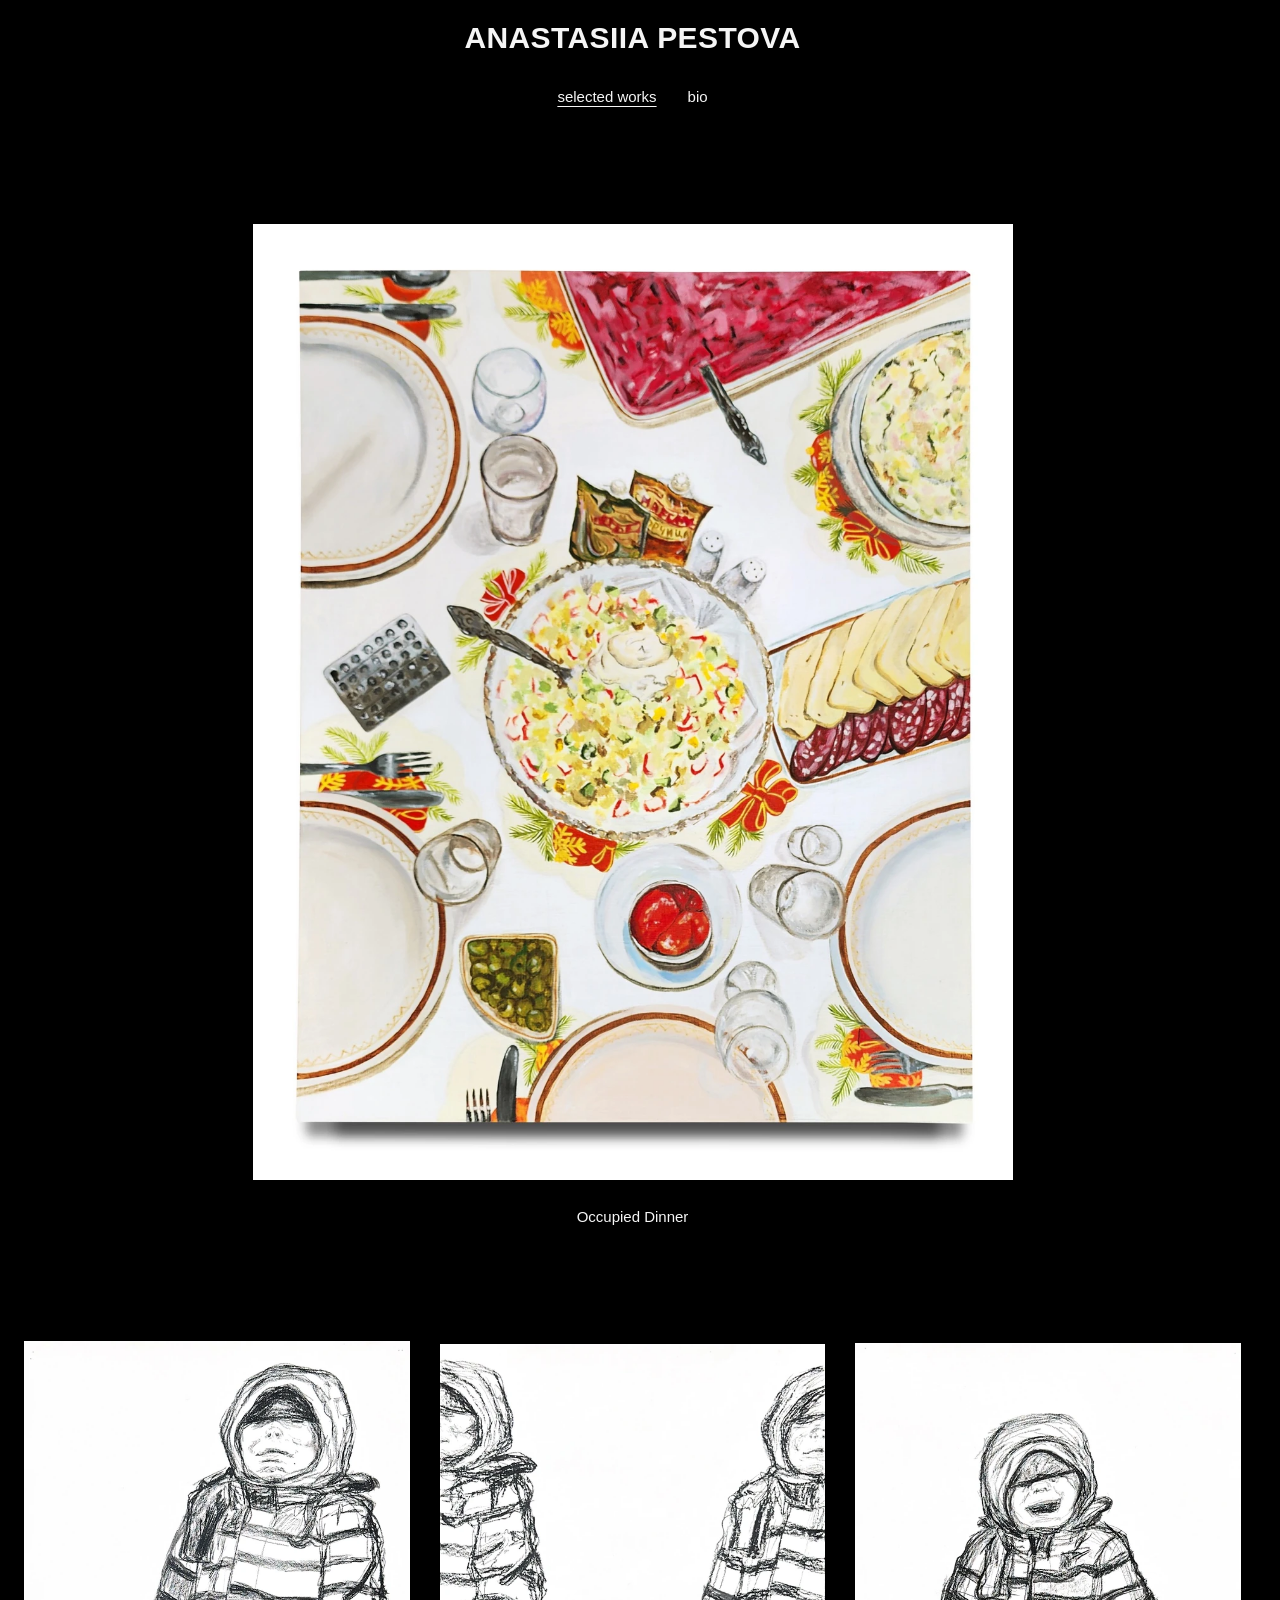
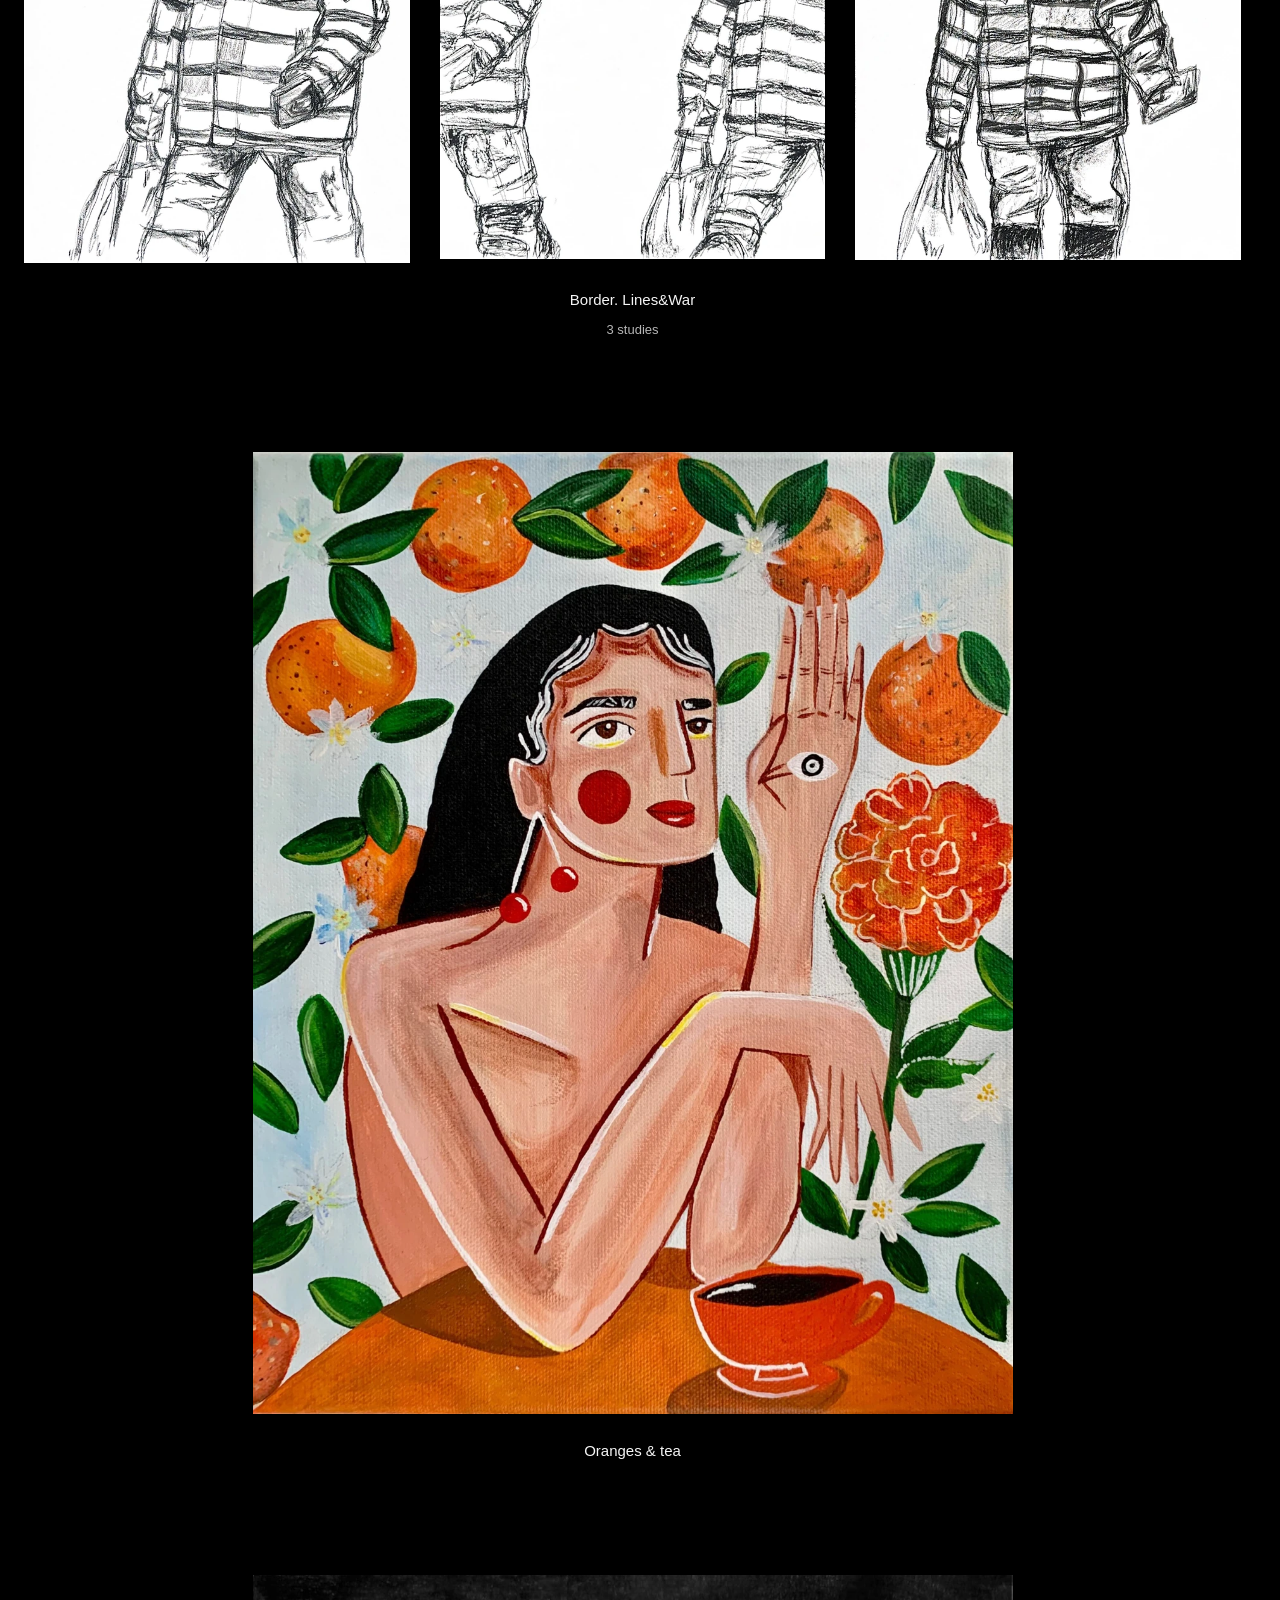
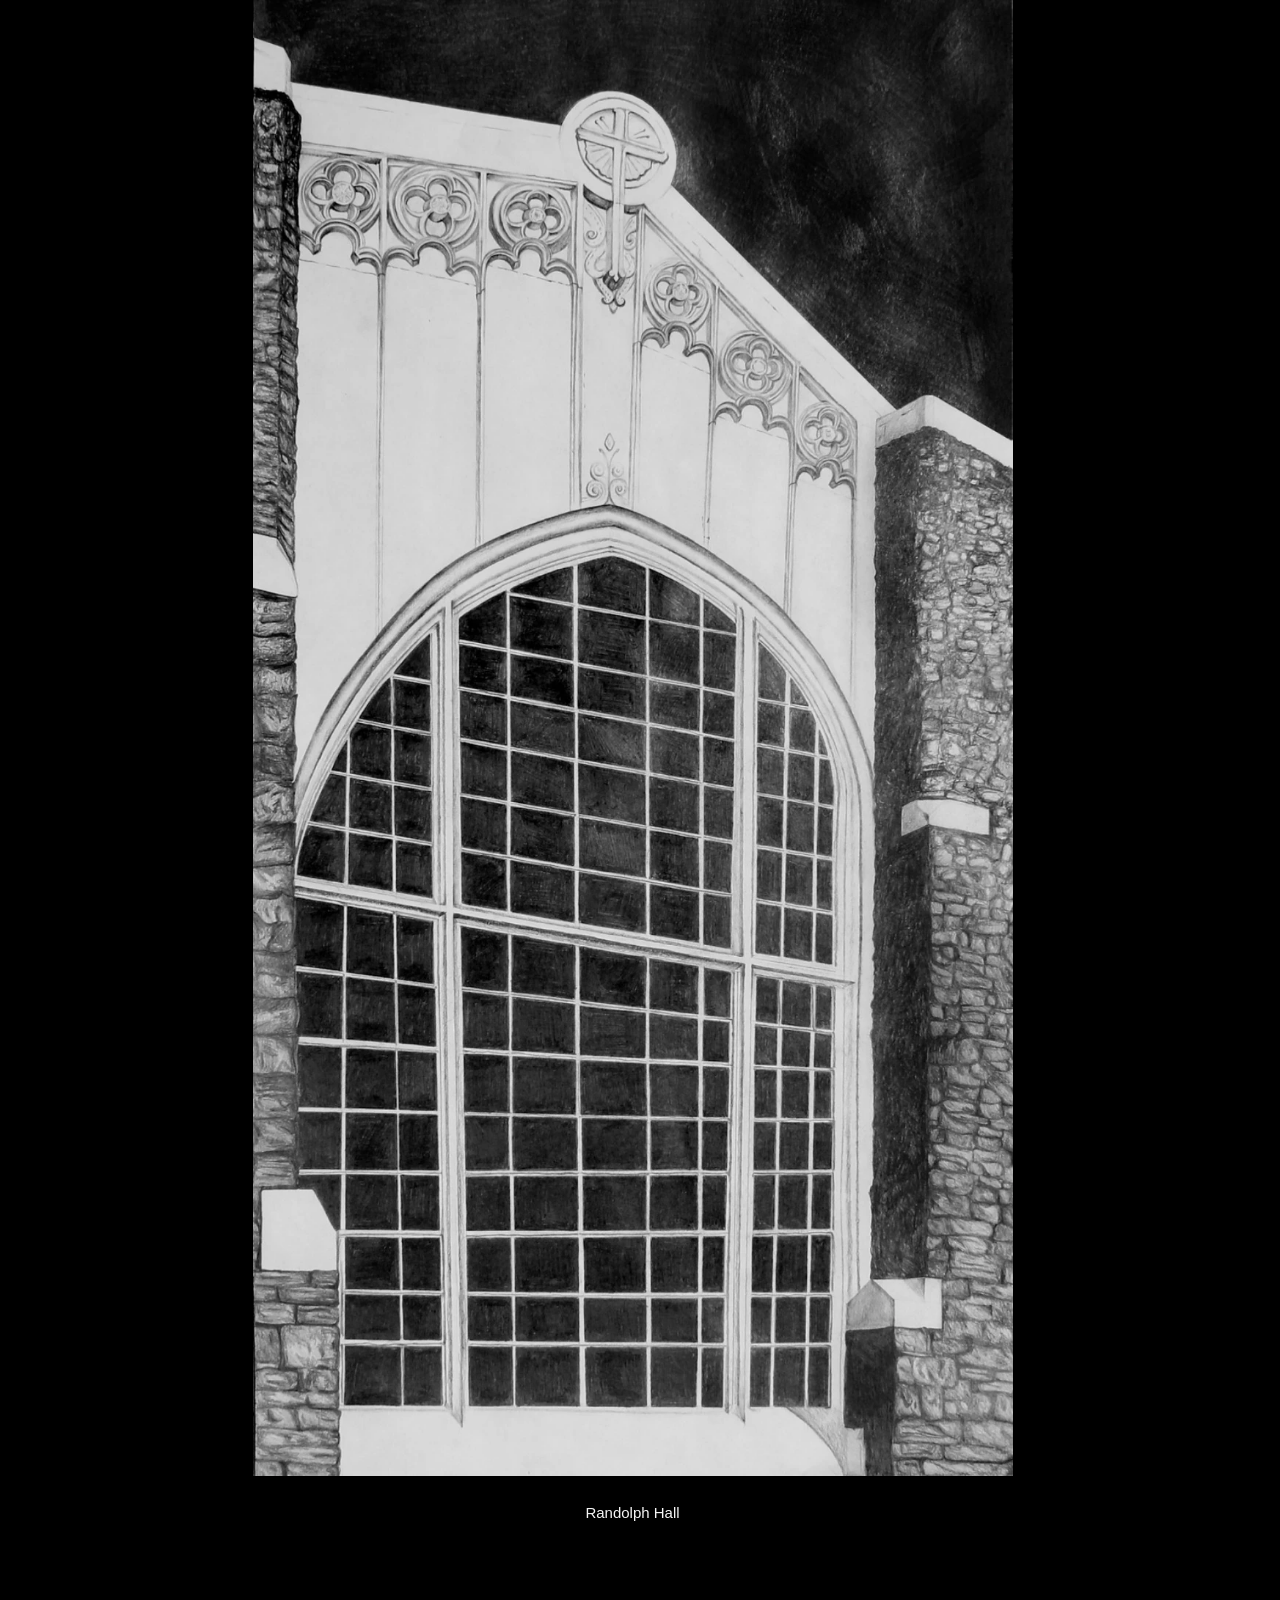
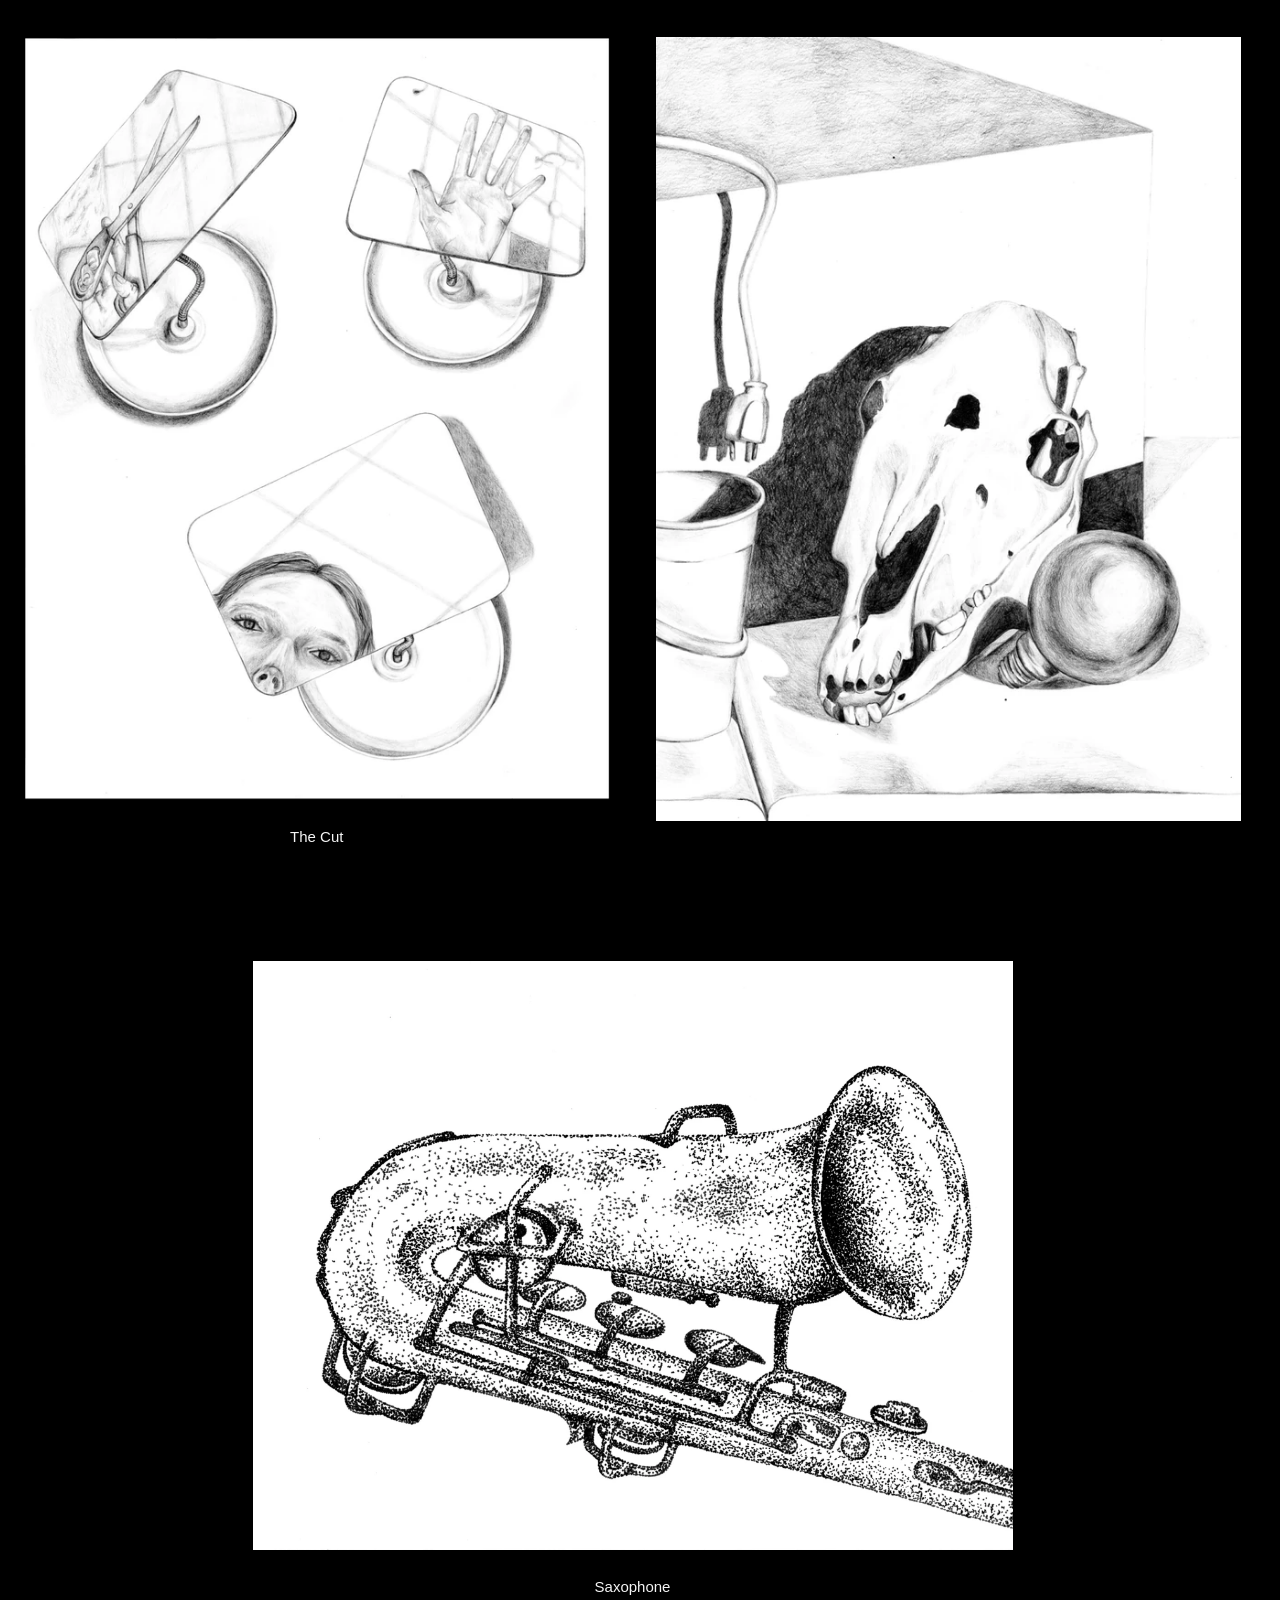
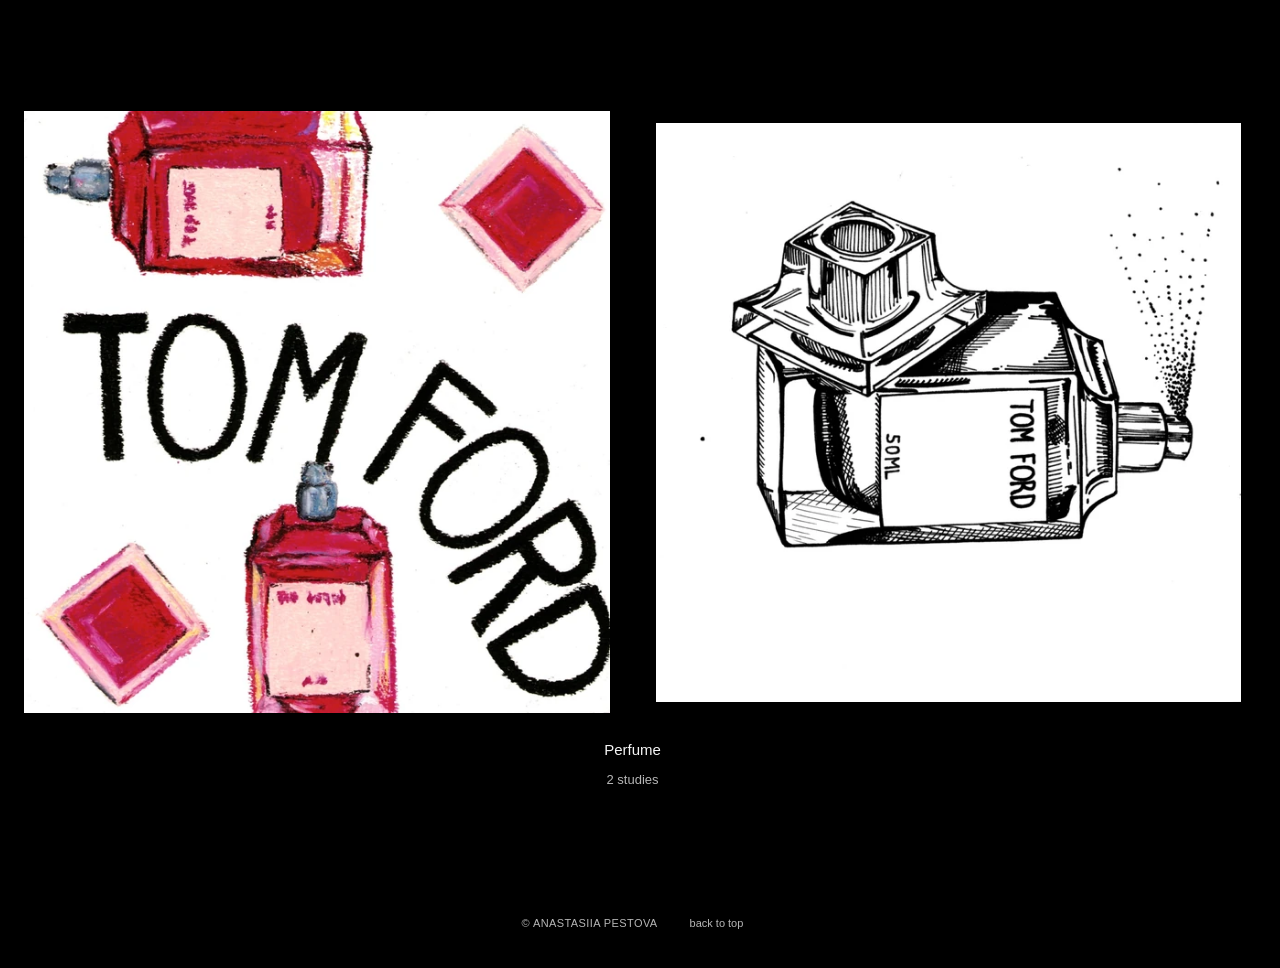
<file: index.html>
<!doctype html>
<html lang="en">
<head>
  <meta charset="utf-8">
  <meta name="viewport" content="width=device-width, initial-scale=1">
  <meta name="theme-color" content="#000000">
  <meta name="description" content="Selected drawings, paintings, and studies by Anastasiia Pestova.">
  <meta property="og:type" content="website">
  <meta property="og:title" content="Anastasiia Pestova | Selected Works">
  <meta property="og:description" content="Selected drawings, paintings, and studies by Anastasiia Pestova.">
  <meta property="og:image" content="/assets/original/table.jpg">
  <title>Anastasiia Pestova | Selected Works</title>
  <link rel="icon" href="favicon.svg" type="image/svg+xml">
  <link rel="stylesheet" href="styles.css">
  <script src="gallery.js" defer></script>
</head>
<body>
<a class="skip-link" href="#main">Skip to content</a>
  <header class="site-header" id="top">
    <a class="artist-name" href="./" aria-label="Anastasiia Pestova, selected works">Anastasiia Pestova</a>
    <nav class="site-nav" aria-label="Main navigation">
      <a href="./" aria-current="page">selected works</a>
      <a href="bio.html">bio</a>
    </nav>
  </header>
<main class="gallery" id="main" aria-label="Selected artworks">
  <h1 class="visually-hidden">Selected works by Anastasiia Pestova</h1>
  <div class="gallery-row opening single"><figure class="work" id="table"><a class="artwork-link" href="assets/original/table.jpg" data-key="table" data-title="Occupied Dinner" data-position="" aria-label="Enlarge Occupied Dinner">
      <img src="assets/table-1200.webp" srcset="assets/table-640.webp 640w, assets/table-1200.webp 1200w" sizes="(max-width: 700px) 92vw, 760px" width="1629" height="2048" alt="An overhead painting of a table set with salads, plates, glasses, bread, and a patterned tablecloth." loading="eager" decoding="async" fetchpriority="high">
      </a><figcaption><h2>Occupied Dinner</h2></figcaption></figure></div>
  <div class="gallery-row"><figure class="work series-work" id="boy"><div class="series-images trio"><a class="artwork-link" href="assets/original/boy-1.jpg" data-key="boy-1" data-title="Border. Lines&amp;War" data-position="Image 1 of 3" aria-label="Enlarge Border. Lines&amp;War, Image 1 of 3">
      <img src="assets/boy-1-1200.webp" srcset="assets/boy-1-640.webp 640w, assets/boy-1-1200.webp 1200w" sizes="(max-width: 700px) 92vw, 400px" width="1673" height="2264" alt="A monochrome drawing of a child in a hooded winter coat holding a bag and a small rectangular object." loading="lazy" decoding="async">
      </a><a class="artwork-link" href="assets/original/boy-2.jpg" data-key="boy-2" data-title="Border. Lines&amp;War" data-position="Image 2 of 3" aria-label="Enlarge Border. Lines&amp;War, Image 2 of 3">
      <img src="assets/boy-2-1200.webp" srcset="assets/boy-2-640.webp 640w, assets/boy-2-1200.webp 1200w" sizes="(max-width: 700px) 92vw, 400px" width="1368" height="1827" alt="A monochrome composition with two cropped views of a child in a hooded winter coat at opposite sides of the page." loading="lazy" decoding="async">
      </a><a class="artwork-link" href="assets/original/boy-3.jpg" data-key="boy-3" data-title="Border. Lines&amp;War" data-position="Image 3 of 3" aria-label="Enlarge Border. Lines&amp;War, Image 3 of 3">
      <img src="assets/boy-3-1200.webp" srcset="assets/boy-3-640.webp 640w, assets/boy-3-1200.webp 1200w" sizes="(max-width: 700px) 92vw, 400px" width="1390" height="1863" alt="A monochrome drawing of a smiling child in a hooded winter coat holding a bag and a small rectangular object." loading="lazy" decoding="async">
      </a></div><figcaption><h2>Border. Lines&War</h2><p>3 studies</p></figcaption></figure></div>
  <div class="gallery-row single"><figure class="work" id="oranges-tea"><a class="artwork-link" href="assets/original/oranges-tea.jpg" data-key="oranges-tea" data-title="Oranges &amp; tea" data-position="" aria-label="Enlarge Oranges &amp; tea">
      <img src="assets/oranges-tea-1200.webp" srcset="assets/oranges-tea-640.webp 640w, assets/oranges-tea-1200.webp 1200w" sizes="(max-width: 700px) 92vw, 760px" width="1619" height="2048" alt="A colorful painting of a woman with an eye on her raised palm, surrounded by oranges, leaves, flowers, and a cup of tea." loading="lazy" decoding="async">
      </a><figcaption><h2>Oranges &amp; tea</h2></figcaption></figure></div>
  <div class="gallery-row single"><figure class="work" id="architecture"><a class="artwork-link" href="assets/original/architecture.jpg" data-key="architecture" data-title="Randolph Hall" data-position="" aria-label="Enlarge Randolph Hall">
      <img src="assets/architecture-1200.webp" srcset="assets/architecture-640.webp 640w, assets/architecture-1200.webp 1036w" sizes="(max-width: 700px) 92vw, 760px" width="1036" height="2047" alt="A monochrome drawing of a tall arched window, textured stone walls, and ornamental architectural details." loading="lazy" decoding="async">
      </a><figcaption><h2>Randolph Hall</h2></figcaption></figure></div>
  <div class="gallery-row paired"><figure class="work" id="mirrors"><a class="artwork-link" href="assets/original/mirrors.jpg" data-key="mirrors" data-title="The Cut" data-position="" aria-label="Enlarge The Cut">
      <img src="assets/mirrors-1200.webp" srcset="assets/mirrors-640.webp 640w, assets/mirrors-1200.webp 1200w" sizes="(max-width: 700px) 92vw, 600px" width="1571" height="2048" alt="Three tabletop mirrors reflecting a pair of scissors, an open hand, and a face in a monochrome drawing." loading="lazy" decoding="async">
      </a><figcaption><h2>The Cut</h2></figcaption></figure><figure class="work" id="still-life"><a class="artwork-link" href="assets/original/still-life.jpg" data-key="still-life" data-title="" data-position="" aria-label="Enlarge artwork">
      <img src="assets/still-life-1200.webp" srcset="assets/still-life-640.webp 640w, assets/still-life-1200.webp 1200w" sizes="(max-width: 700px) 92vw, 600px" width="1530" height="2048" alt="A monochrome still life with an animal skull, a light bulb, a cup, and a hanging electrical plug." loading="lazy" decoding="async">
      </a><figcaption><h2></h2></figcaption></figure></div>
  <div class="gallery-row single"><figure class="work" id="saxophone"><a class="artwork-link" href="assets/original/saxophone.jpg" data-key="saxophone" data-title="Saxophone" data-position="" aria-label="Enlarge Saxophone">
      <img src="assets/saxophone-1200.webp" srcset="assets/saxophone-640.webp 640w, assets/saxophone-1200.webp 1200w" sizes="(max-width: 700px) 92vw, 760px" width="2047" height="1586" alt="A detailed monochrome saxophone study made with small dots." loading="lazy" decoding="async">
      </a><figcaption><h2>Saxophone</h2></figcaption></figure></div>
  <div class="gallery-row"><figure class="work series-work" id="tom-ford"><div class="series-images pair"><a class="artwork-link" href="assets/original/tom-ford-1.jpg" data-key="tom-ford-1" data-title="Perfume" data-position="Image 1 of 2" aria-label="Enlarge Perfume, Image 1 of 2">
      <img src="assets/tom-ford-1-1200.webp" srcset="assets/tom-ford-1-640.webp 640w, assets/tom-ford-1-1200.webp 1200w" sizes="(max-width: 700px) 92vw, 600px" width="1993" height="2048" alt="A colorful composition of red perfume bottles and caps around the words Tom Ford." loading="lazy" decoding="async">
      </a><a class="artwork-link" href="assets/original/tom-ford-2.jpg" data-key="tom-ford-2" data-title="Perfume" data-position="Image 2 of 2" aria-label="Enlarge Perfume, Image 2 of 2">
      <img src="assets/tom-ford-2-1200.webp" srcset="assets/tom-ford-2-640.webp 640w, assets/tom-ford-2-1200.webp 1200w" sizes="(max-width: 700px) 92vw, 600px" width="2048" height="2027" alt="A monochrome drawing of a Tom Ford perfume bottle and cap, with spray represented by dots." loading="lazy" decoding="async">
      </a></div><figcaption><h2>Perfume</h2><p>2 studies</p></figcaption></figure></div>
</main>
<footer class="site-footer"><span>© Anastasiia Pestova</span><a href="#top">back to top</a></footer>
<dialog class="viewer" id="artwork-viewer" aria-labelledby="viewer-title" aria-describedby="viewer-count">
  <div class="viewer-top"><div><h2 class="viewer-title" id="viewer-title">Artwork</h2><div class="viewer-count" id="viewer-count" aria-live="polite"></div></div><button class="viewer-close" id="viewer-close" type="button" aria-label="Close artwork viewer" autofocus>×</button></div>
  <div class="viewer-body"><button class="viewer-arrow" id="viewer-prev" type="button" aria-label="Previous artwork">←</button><div class="viewer-image-wrap"><img class="viewer-image" id="viewer-image" alt=""></div><button class="viewer-arrow" id="viewer-next" type="button" aria-label="Next artwork">→</button></div>
  <div class="viewer-bottom"><span class="viewer-hint"><span class="keyboard-hint">Arrow keys to browse · Esc to close</span><span class="touch-hint">Swipe or use the arrows to browse</span></span><a class="viewer-original" id="viewer-original" target="_blank" rel="noopener">Open full-size image ↗</a></div>
</dialog>
</body>
</html>
</file>
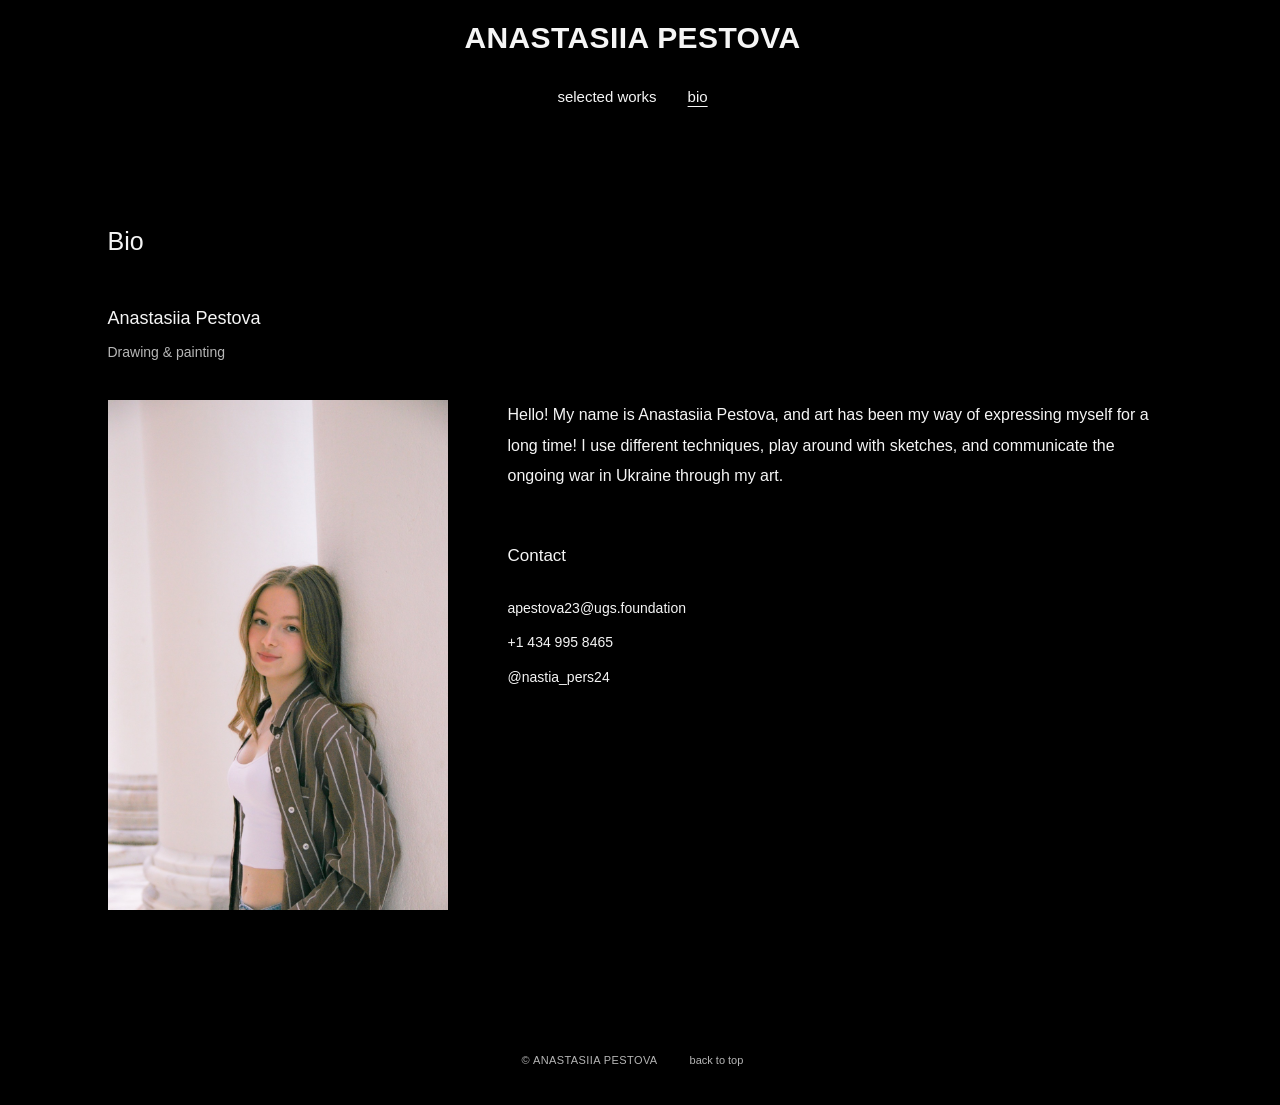
<file: bio.html>
<!doctype html>
<html lang="en">
<head>
  <meta charset="utf-8">
  <meta name="viewport" content="width=device-width, initial-scale=1">
  <meta name="theme-color" content="#000000">
  <meta name="description" content="Biography of Anastasiia Pestova.">
  <meta property="og:type" content="website">
  <meta property="og:title" content="Anastasiia Pestova | Bio">
  <meta property="og:description" content="Biography of Anastasiia Pestova.">
  <meta property="og:image" content="/assets/original/table.jpg">
  <title>Anastasiia Pestova | Bio</title>
  <link rel="icon" href="favicon.svg" type="image/svg+xml">
  <link rel="stylesheet" href="styles.css">
  
</head>
<body class="bio-page">
<a class="skip-link" href="#main">Skip to content</a>
  <header class="site-header" id="top">
    <a class="artist-name" href="./" aria-label="Anastasiia Pestova, selected works">Anastasiia Pestova</a>
    <nav class="site-nav" aria-label="Main navigation">
      <a href="./">selected works</a>
      <a href="bio.html" aria-current="page">bio</a>
    </nav>
  </header>
<main class="bio-main" id="main">
  <h1>Bio</h1>
  <div class="bio-profile"><h2>Anastasiia Pestova</h2><p>Drawing &amp; painting</p></div>
  <div class="bio-layout"><img class="bio-photo" src="assets/anastasiia.jpg" alt="Anastasiia Pestova" width="1365" height="2048"><div class="bio-copy"><p>Hello! My name is Anastasiia Pestova, and art has been my way of expressing myself for a long time! I use different techniques, play around with sketches, and communicate the ongoing war in Ukraine through my art.</p><div class="contacts"><h2>Contact</h2><a href="mailto:apestova23@ugs.foundation">apestova23@ugs.foundation</a><a href="tel:+14349958465">+1 434 995 8465</a><span>@nastia_pers24</span></div></div></div>
</main>
<footer class="site-footer"><span>© Anastasiia Pestova</span><a href="#top">back to top</a></footer>
</body>
</html>
</file>
<file: styles.css>
:root{color-scheme:dark;font-family:Arial,Helvetica,sans-serif;--bg:#000;--text:#f5f5f5;--muted:#b6b6b6;--focus:#d8d8d8;font-synthesis:none}
*{box-sizing:border-box}html{scroll-behavior:smooth;scrollbar-gutter:stable}body{background:var(--bg);color:var(--text);margin:0;font-size:15px;line-height:1.6}a{color:inherit;text-decoration:none}button{font:inherit}button,a{-webkit-tap-highlight-color:transparent}a:focus-visible,button:focus-visible{outline:2px solid var(--focus);outline-offset:7px}img{display:block;max-width:100%}::selection{background:#e8e8e8;color:#000}.skip-link{position:fixed;top:10px;left:12px;padding:10px 17px;z-index:100;background:#fff;color:#000;transform:translateY(-180%)}.skip-link:focus{transform:none}.visually-hidden{position:absolute;width:1px;height:1px;padding:0;margin:-1px;overflow:hidden;clip:rect(0,0,0,0);white-space:nowrap;border:0}
.site-header{text-align:center;padding:18px 20px 0}.artist-name{display:inline-block;font-size:30px;line-height:1.35;font-weight:600;text-transform:uppercase;letter-spacing:.4px}.site-nav{display:flex;justify-content:center;align-items:center;gap:31px;margin-top:24px;font-size:15px;line-height:1.5}.site-nav a{padding:3px 0;text-underline-offset:4px;text-decoration-thickness:1px}.site-nav a:hover,.site-nav a[aria-current=page]{text-decoration:underline}
.gallery{width:min(1240px,calc(100% - 48px));margin:113px auto 0}.gallery-row{margin:0 0 112px}.gallery-row.single{max-width:760px;margin-inline:auto}.gallery-row.paired{display:grid;grid-template-columns:repeat(2,minmax(0,1fr));gap:46px;align-items:start}.work{margin:0;min-width:0}.artwork-link{display:block;cursor:zoom-in}.artwork-link img{width:100%;height:auto;object-fit:contain}.work figcaption{text-align:center;padding:25px 12px 0}.work h2{font-size:15px;font-weight:400;line-height:1.6;margin:0}.work figcaption p{font-size:13px;color:var(--muted);margin:8px 0 0}.series-images{display:grid;gap:30px;align-items:center}.series-images.trio{grid-template-columns:repeat(3,minmax(0,1fr))}.series-images.pair{grid-template-columns:repeat(2,minmax(0,1fr));gap:46px}.series-images .artwork-link img{width:100%;height:auto}.site-footer{font-size:11px;color:var(--muted);padding:12px 24px 35px;display:flex;align-items:center;justify-content:center;gap:32px;text-align:center}.site-footer span{text-transform:uppercase;letter-spacing:.4px}.site-footer a{text-underline-offset:3px}.site-footer a:hover{text-decoration:underline}
.bio-page{min-height:100dvh;display:flex;flex-direction:column}.bio-main{width:min(720px,calc(100% - 64px));margin:113px auto 130px;flex:1}.bio-main h1{font-size:25px;font-weight:400;line-height:1.4;margin:0 0 45px}.bio-profile{margin-bottom:37px}.bio-profile h2{font-size:18px;font-weight:400;margin:0 0 8px}.bio-profile p{color:var(--muted);font-size:14px;margin:0}.bio-copy{font-size:16px;line-height:1.9;max-width:650px}.bio-copy p{margin:0 0 24px}.bio-copy .bio-pending{color:var(--muted);font-size:14px}
.viewer{position:fixed;inset:0;border:0;padding:0;width:100%;height:100dvh;max-width:none;max-height:none;background:#000;color:var(--text);margin:0}.viewer::backdrop{background:#000}.viewer[open]{display:flex;flex-direction:column}.viewer-top{display:flex;gap:24px;justify-content:space-between;align-items:center;padding:22px 36px;flex:none}.viewer-title{font-size:19px;font-weight:400;line-height:1.5;margin:0}.viewer-count{font-size:11px;color:var(--muted);margin-top:5px}.viewer-close{width:44px;height:44px;border:1px solid #666;border-radius:50%;color:var(--text);background:transparent;cursor:pointer;font-size:26px;line-height:1}.viewer-close:hover,.viewer-arrow:hover{background:#222}.viewer-body{display:grid;grid-template-columns:72px minmax(0,1fr) 72px;align-items:center;gap:10px;flex:1;min-height:0;padding:10px 16px 20px}.viewer-image-wrap{height:100%;min-height:0;display:flex;align-items:center;justify-content:center}.viewer-image{width:100%;height:100%;object-fit:contain}.viewer-arrow{border:1px solid #666;border-radius:50%;height:46px;width:46px;background:transparent;color:var(--text);font-size:23px;cursor:pointer;justify-self:center;line-height:1}.viewer-bottom{display:flex;align-items:center;justify-content:space-between;padding:15px 36px 24px;font-size:11px;gap:18px;flex:none}.viewer-hint{color:var(--muted)}.viewer-original{padding:6px 0}.viewer-original:hover{text-decoration:underline;text-underline-offset:3px}.touch-hint{display:none}
@media(min-width:1600px){.gallery{width:min(1440px,calc(100% - 80px))}.gallery-row.single{max-width:830px}}
@media(max-width:950px){.gallery{width:calc(100% - 40px);margin-top:90px}.gallery-row{margin-bottom:90px}.gallery-row.paired{gap:28px}.series-images{gap:20px}.series-images.pair{gap:28px}.gallery-row.single{max-width:690px}}
@media(max-width:700px){.site-header{padding-top:24px}.artist-name{font-size:clamp(21px,5.5vw,29px);letter-spacing:.1px}.site-nav{margin-top:18px;gap:28px;font-size:14px}.gallery{width:calc(100% - 32px);margin-top:67px}.gallery-row{margin-bottom:68px}.gallery-row.paired{grid-template-columns:1fr;gap:68px}.work figcaption{padding-top:20px}.work h2{font-size:14px}.work figcaption p{font-size:12px;margin-top:6px}.series-images.trio{grid-template-columns:1fr;gap:25px}.series-images.pair{grid-template-columns:1fr;gap:25px}.site-footer{padding:0 16px 29px;font-size:9px;gap:22px}.bio-main{width:calc(100% - 48px);margin:72px auto 100px}.bio-main h1{font-size:23px;margin-bottom:35px}.bio-profile{margin-bottom:30px}.bio-copy{font-size:15px;line-height:1.85}.viewer-top{padding:16px 18px;gap:16px}.viewer-title{font-size:18px}.viewer-count{font-size:10px}.viewer-body{grid-template-columns:36px minmax(0,1fr) 36px;gap:2px;padding:12px 5px}.viewer-arrow{width:32px;height:32px;font-size:18px}.viewer-close{width:38px;height:38px;font-size:24px}.viewer-bottom{padding:16px 18px;font-size:10px}.viewer-hint{max-width:135px;line-height:1.6}.viewer-original{white-space:nowrap}.keyboard-hint{display:none}.touch-hint{display:inline}}
@media(prefers-reduced-motion:reduce){html{scroll-behavior:auto}*,*::before,*::after{transition:none!important}}

.bio-main{width:min(1050px,calc(100% - 64px))}.bio-layout{display:grid;grid-template-columns:340px 1fr;gap:60px;align-items:start}.bio-photo{width:100%;height:auto}.contacts{display:flex;flex-direction:column;gap:8px;margin-top:35px;font-size:14px}.contacts h2{font-size:17px;font-weight:400}.contacts a:hover{text-decoration:underline}@media(max-width:700px){.bio-layout{grid-template-columns:1fr;gap:30px}.bio-photo{max-width:340px}.bio-main{width:calc(100% - 48px)}}
</file>
